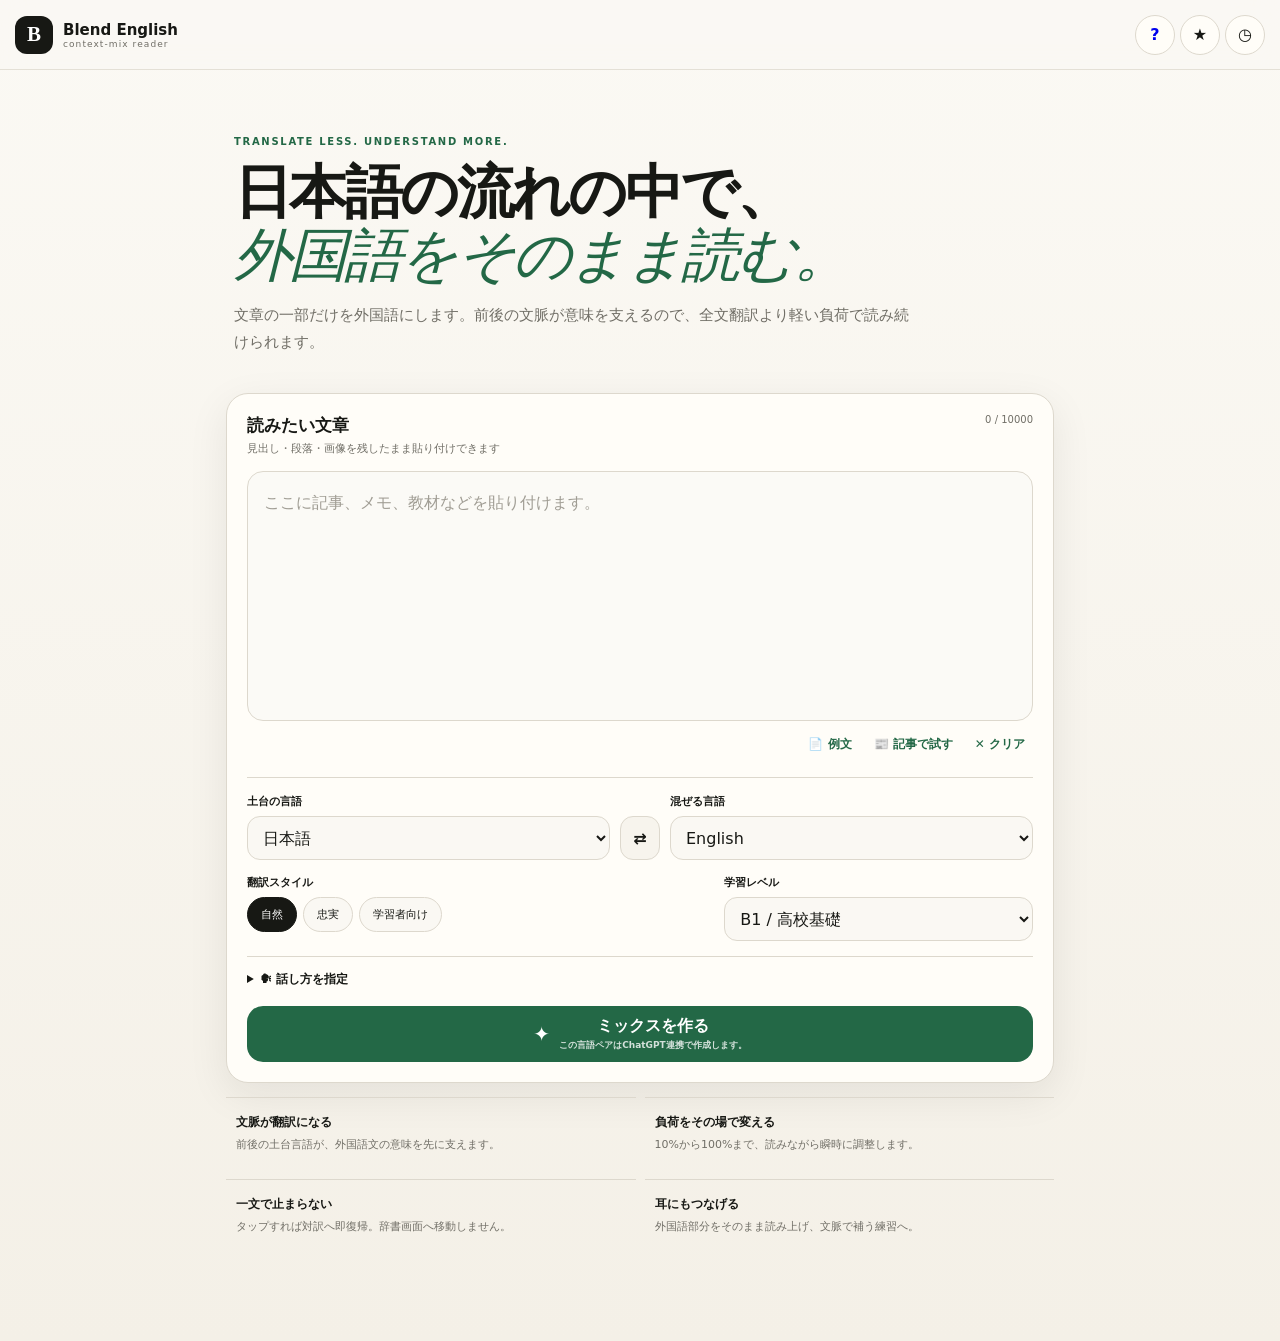
<file: index.html>
<!doctype html>
<html lang="ja">
<head>
  <meta charset="utf-8">
  <meta name="viewport" content="width=device-width,initial-scale=1,viewport-fit=cover">
  <meta name="theme-color" content="#f7f4ed">
  <meta name="description" content="日本語と外国語を文単位で混ぜ、文脈から意味をつかむ多言語ミックスリーダー。">
  <link rel="manifest" href="manifest.webmanifest">
  <link rel="apple-touch-icon" href="icons/icon-192.png">
  <link rel="icon" href="icons/icon-192.png">
  <link rel="stylesheet" href="styles.css">
  <title>Blend English</title>
</head>
<body>
<div id="app">
  <header class="topbar">
    <button id="backBtn" class="round-btn hidden" aria-label="戻る">←</button>
    <button id="homeBtn" class="brand" aria-label="ホーム">
      <span class="brand-mark">B</span>
      <span class="brand-copy"><strong>Blend English</strong><small>context-mix reader</small></span>
    </button>
    <nav class="top-actions" aria-label="メニュー">
      <a class="round-btn" href="manual.html" aria-label="使い方">?</a>
      <button id="savedBtn" class="round-btn" aria-label="保存した表現">★</button>
      <button id="historyBtn" class="round-btn" aria-label="履歴">◷</button>
    </nav>
  </header>
  <main>
    <section id="homeView" class="view active">
      <div class="hero">
        <span class="eyebrow">TRANSLATE LESS. UNDERSTAND MORE.</span>
        <h1>日本語の流れの中で、<br><em>外国語をそのまま読む。</em></h1>
        <p>文章の一部だけを外国語にします。前後の文脈が意味を支えるので、全文翻訳より軽い負荷で読み続けられます。</p>
      </div>
      <section class="card composer">
        <div class="section-head"><div><h2>読みたい文章</h2><p>見出し・段落・画像を残したまま貼り付けできます</p></div><span id="charCount">0 / 10000</span></div>
        <div id="sourceEditor" class="rich-editor" contenteditable="true" role="textbox" aria-multiline="true" data-placeholder="ここに記事、メモ、教材などを貼り付けます。"></div>
        <div class="editor-tools"><button id="sampleBtn" class="ghost-btn">📄 例文</button><button id="articleSampleBtn" class="ghost-btn">📰 記事で試す</button><button id="clearBtn" class="ghost-btn">✕ クリア</button></div>
        <div class="settings-grid">
          <label class="field"><span>土台の言語</span><select id="sourceLang"></select></label>
          <div class="swap-wrap"><button id="swapLangBtn" class="swap-btn" aria-label="言語を入れ替える">⇄</button></div>
          <label class="field"><span>混ぜる言語</span><select id="targetLang"></select></label>
        </div>
        <div class="subsettings">
          <div><span class="mini-label">翻訳スタイル</span><div class="chips" id="styleChips"><button data-style="natural" class="selected">自然</button><button data-style="faithful">忠実</button><button data-style="learner">学習者向け</button></div></div>
          <label class="field compact-field"><span>学習レベル</span><select id="levelSelect"><option value="A1-A2">A1–A2 / 中学基礎</option><option value="B1" selected>B1 / 高校基礎</option><option value="B1-B2">B1–B2 / 英検2級</option><option value="B2-C1">B2–C1 / 英検準1級〜</option><option value="native">自然な大人表現</option></select></label>
        </div>
        <details class="speech-settings"><summary>🗣 話し方を指定</summary><div class="speech-grid">
          <label class="field"><span>話者</span><select id="speakerGender"><option value="unspecified">指定なし</option><option value="female">女性</option><option value="male">男性</option></select></label>
          <label class="field"><span>丁寧さ</span><select id="politeness"><option value="normal">普通</option><option value="polite">丁寧</option><option value="casual">くだけた表現</option></select></label>
          <label class="field"><span>相手</span><select id="audience"><option value="general">一般</option><option value="senior">目上</option><option value="friend">友達</option><option value="business">仕事相手</option></select></label>
          <label class="field"><span>補足</span><input id="speechNote" maxlength="200" placeholder="例：自分は女性、相手は目上の男性"></label>
        </div><p class="hint">性別・敬語・相手との関係で表現が変わる言語の訳し分けに使います。</p></details>
        <button id="createMixBtn" class="primary-btn"><span class="primary-icon">✦</span><span><strong>ミックスを作る</strong><small id="translationStatus">この端末で可能なら直接翻訳。非対応時はChatGPT連携へ。</small></span></button>
      </section>
      <section class="why-grid"><article><strong>文脈が翻訳になる</strong><span>前後の土台言語が、外国語文の意味を先に支えます。</span></article><article><strong>負荷をその場で変える</strong><span>10%から100%まで、読みながら瞬時に調整します。</span></article><article><strong>一文で止まらない</strong><span>タップすれば対訳へ即復帰。辞書画面へ移動しません。</span></article><article><strong>耳にもつなげる</strong><span>外国語部分をそのまま読み上げ、文脈で補う練習へ。</span></article></section>
    </section>
    <section id="bridgeView" class="view"><div class="page-title"><span class="eyebrow">AI BRIDGE</span><h1>翻訳データを作る</h1><p>iPhoneなど端末内翻訳が使えない場合の経路です。指示文をChatGPTへ渡し、返答を貼り戻します。</p></div><section class="card step-card"><div class="step-head"><b>1</b><div><strong>指示文をコピー</strong><small>言語・話し方・学習レベルを含みます</small></div></div><textarea id="promptOutput" class="codebox" readonly></textarea><button id="copyPromptBtn" class="primary-btn compact">指示文をコピー</button></section><section class="card step-card"><div class="step-head"><b>2</b><div><strong>ChatGPTのJSONを貼る</strong><small>コードブロック付きでも読み取ります</small></div></div><textarea id="jsonInput" class="codebox" placeholder='{"title":"...","translations":[{"id":"s1","source":"...","target":"..."}]}'></textarea><div class="two-actions"><button id="pasteJsonBtn" class="secondary-btn">貼り付け</button><button id="importJsonBtn" class="primary-btn compact">読み始める</button></div><p id="jsonError" class="error-text hidden"></p></section></section>
    <section id="readerView" class="view"><div class="reader-head"><input id="readerTitle" class="reader-title" aria-label="タイトル"><div id="readerMeta" class="reader-meta"></div></div><section class="card ratio-card"><div class="ratio-labels"><div><span id="targetLangLabel">English</span><strong id="targetPercent">40%</strong></div><div class="right"><span id="sourceLangLabel">日本語</span><strong id="sourcePercent">60%</strong></div></div><div class="ratio-row"><button id="minusRatio" class="ratio-step" aria-label="外国語を10%減らす">−</button><input id="mixSlider" type="range" min="0" max="100" step="10" value="40"><button id="plusRatio" class="ratio-step" aria-label="外国語を10%増やす">＋</button></div><div class="ratio-foot"><span>軽く</span><button id="remixBtn" class="ghost-btn">🔀 混ぜ直す</button><span>深く</span></div></section><article id="readerArticle" class="reader-document card" aria-live="polite"></article><section class="flow-tools card"><button id="speakTargetsBtn">🔊 外国語部分を読む</button><button id="savedInReaderBtn">★ 保存表現</button><button id="resetTapsBtn">↺ 計測リセット</button></section><section class="card learning-meter"><div class="meter-head"><div><span class="eyebrow">FLOW METER</span><h2>今の負荷はどう？</h2></div><span id="revealBadge" class="badge">対訳確認 0文</span></div><div class="meter-bar"><span id="meterFill"></span></div><p id="meterMessage">外国語文を読んで、分からない文だけタップしてください。確認回数から次の比率を提案します。</p><button id="applySuggestionBtn" class="secondary-btn hidden"></button><small class="meter-note">※比率提案はこのアプリ内の操作回数から出す簡易目安です。語学力の診断ではありません。</small></section></section>
  </main>
</div>
<div id="translationBubble" class="translation-bubble hidden" role="dialog" aria-live="polite"><button id="bubbleClose" class="bubble-close" aria-label="閉じる">×</button><span id="bubbleLabel" class="bubble-label"></span><p id="bubbleText"></p><div class="bubble-actions"><button id="bubbleSpeak">🔊 聞く</button><button id="bubbleSave">☆ 覚える</button></div></div>
<div id="historyModal" class="modal hidden" role="dialog" aria-modal="true"><div class="modal-backdrop" data-close-modal="historyModal"></div><section class="modal-panel"><div class="modal-head"><h2>履歴</h2><button data-close-modal="historyModal">×</button></div><p class="hint">未ログイン方式なので、この端末のブラウザに保存します。</p><div id="historyList" class="list"></div></section></div>
<div id="savedModal" class="modal hidden" role="dialog" aria-modal="true"><div class="modal-backdrop" data-close-modal="savedModal"></div><section class="modal-panel"><div class="modal-head"><h2>保存した表現</h2><button data-close-modal="savedModal">×</button></div><div id="savedList" class="list"></div></section></div>
<div id="toast" class="toast hidden" role="status"></div><script src="app.js"></script></body></html>
</file>
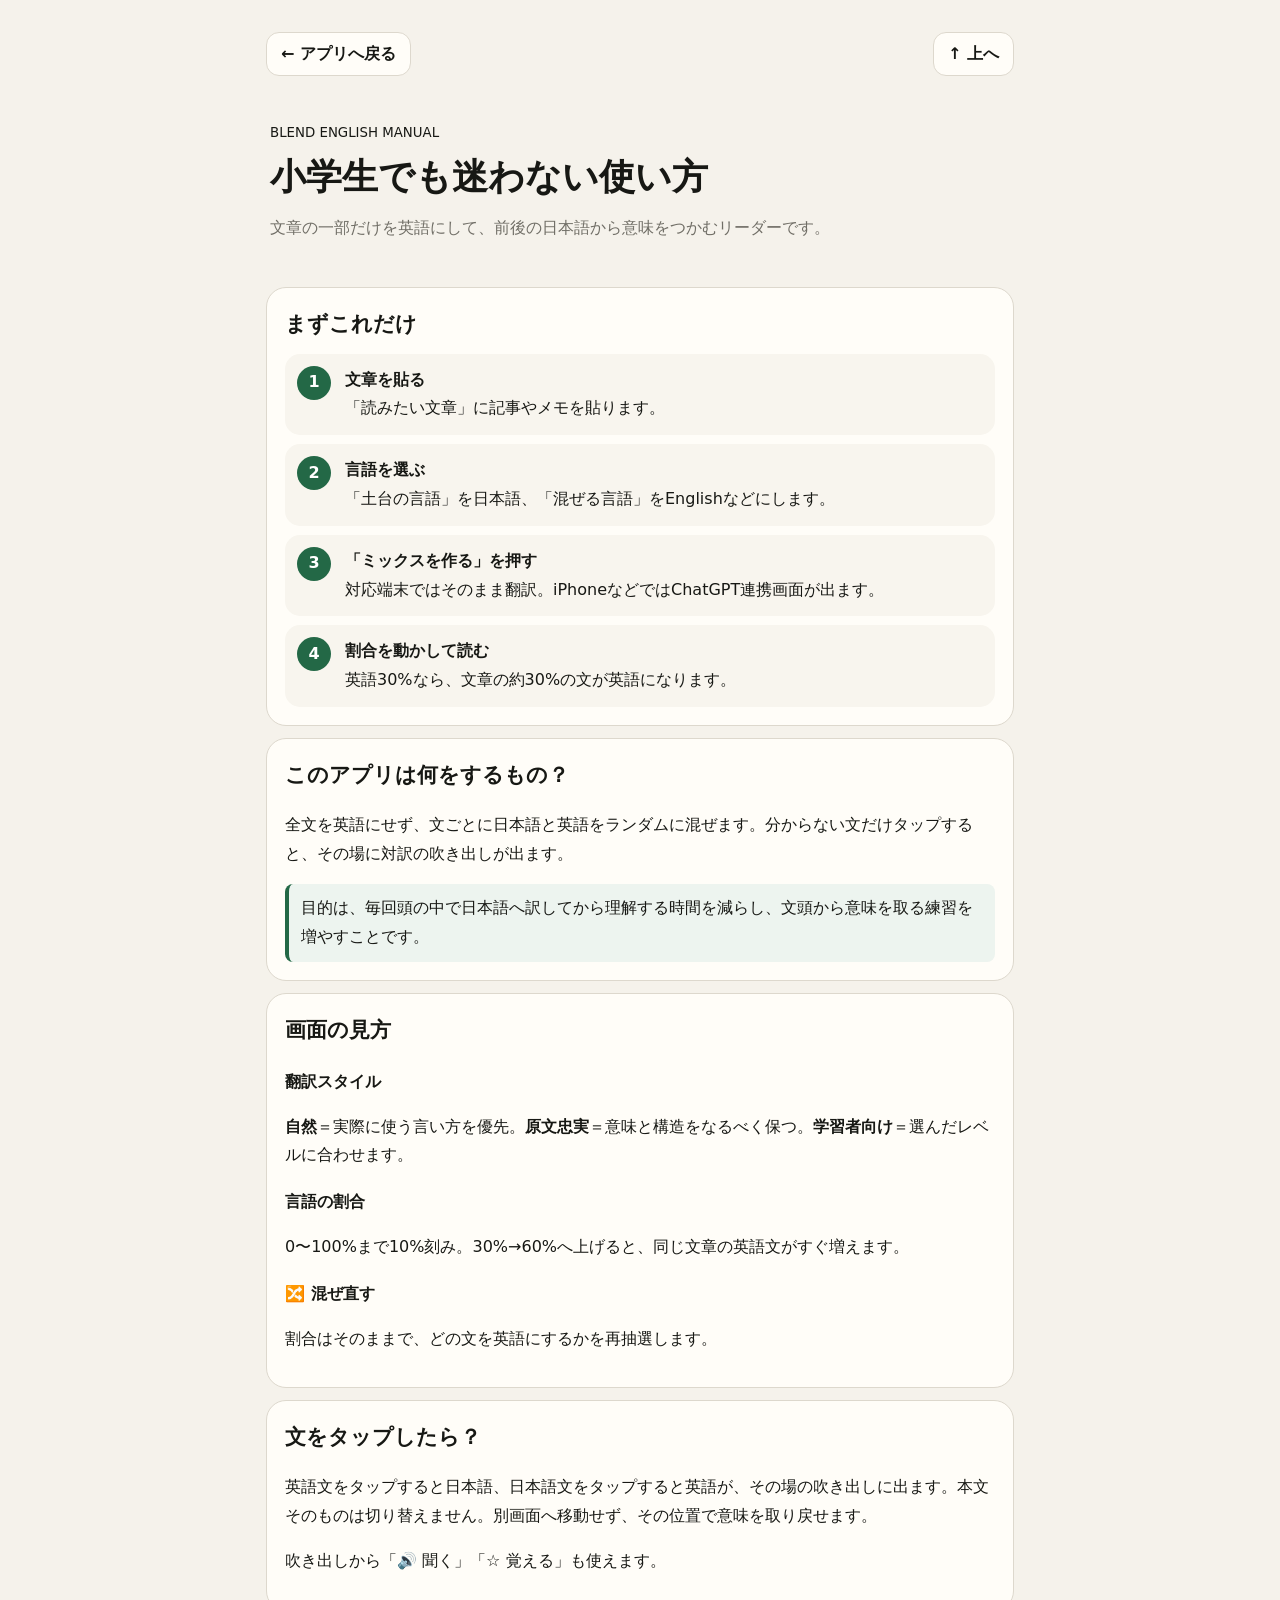
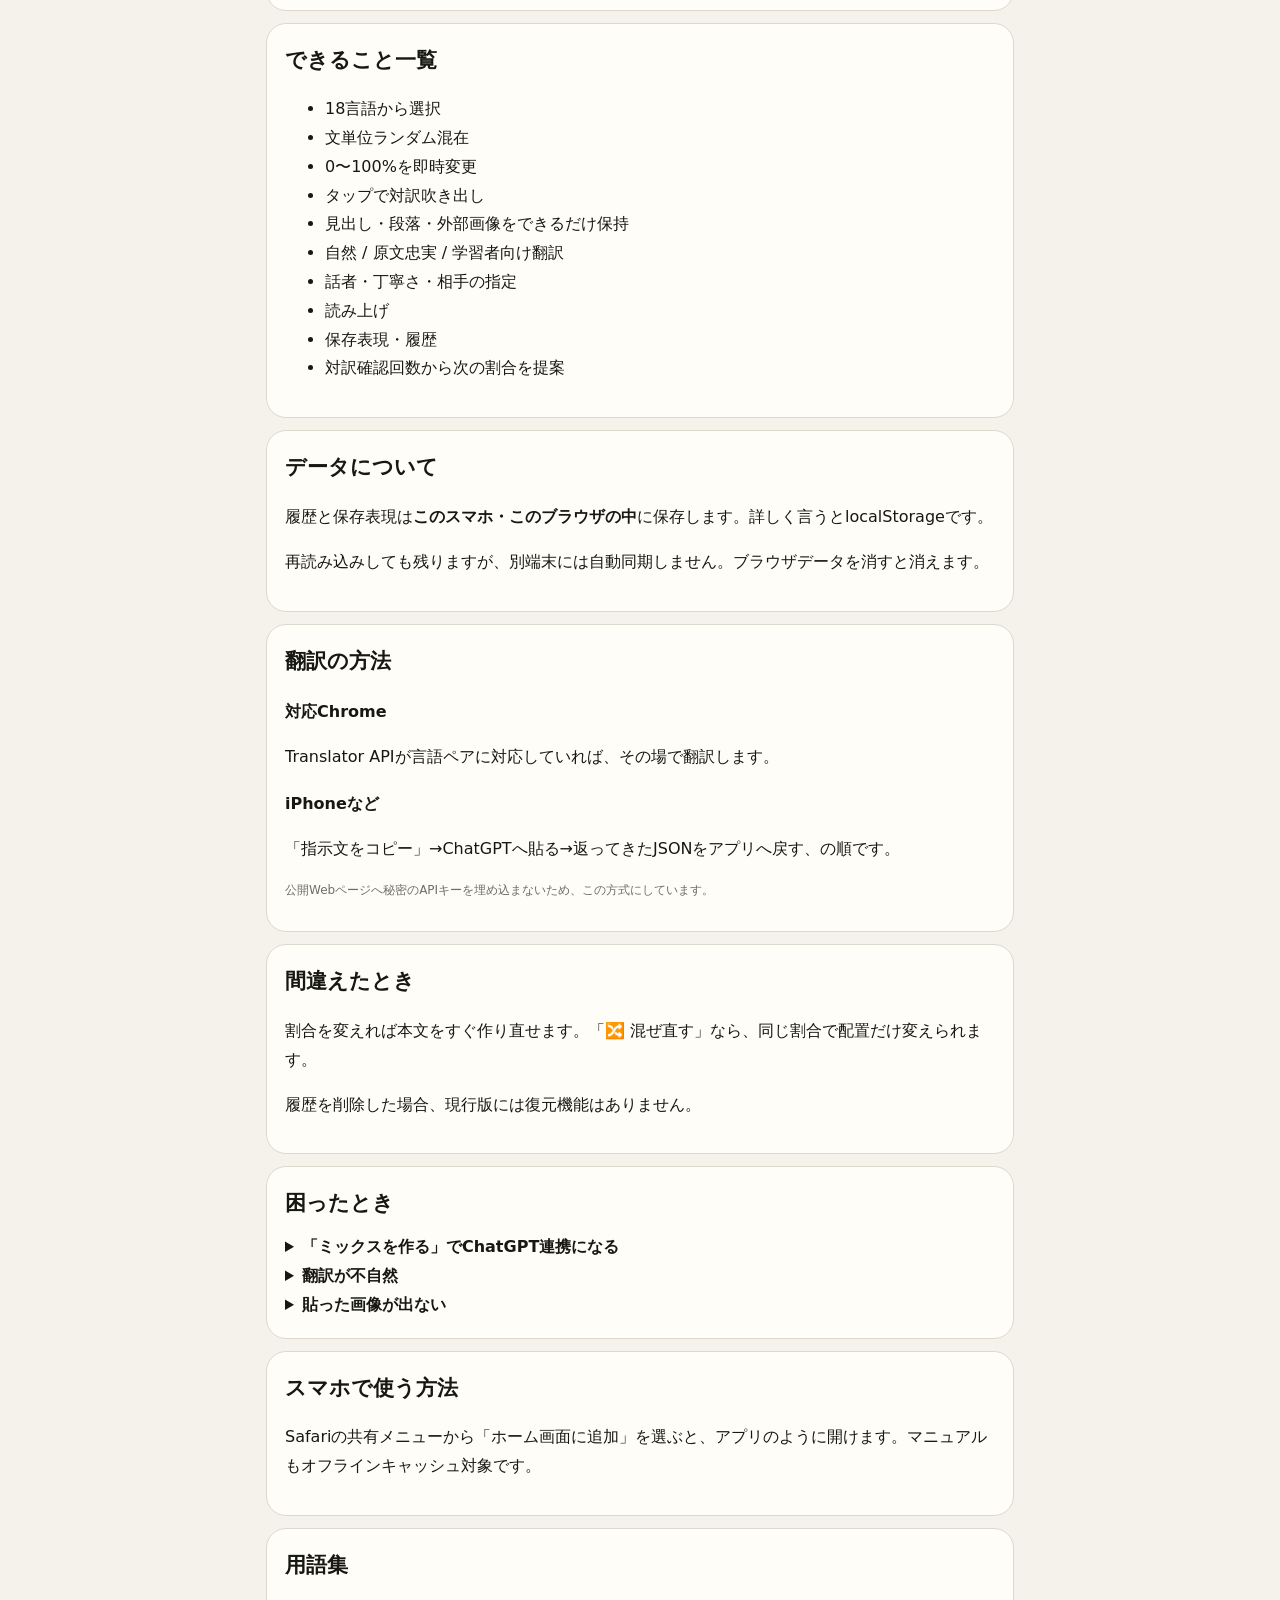
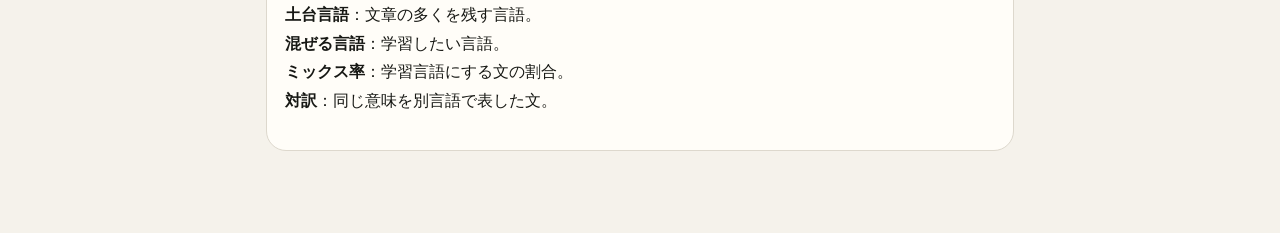
<file: manual.html>
<!doctype html><html lang="ja"><head><meta charset="utf-8"><meta name="viewport" content="width=device-width,initial-scale=1,viewport-fit=cover"><title>Blend English 使い方</title><style>
:root{font-family:ui-rounded,"Hiragino Sans","Yu Gothic",system-ui,sans-serif;--bg:#f5f2eb;--paper:#fffdf8;--ink:#171814;--muted:#706e66;--line:#ddd8cd;--green:#236846}*{box-sizing:border-box}body{margin:0;background:var(--bg);color:var(--ink);line-height:1.8}.wrap{width:min(780px,100%);margin:auto;padding:20px 16px 70px}.top{position:sticky;top:0;background:rgba(245,242,235,.94);backdrop-filter:blur(12px);padding:12px 0;z-index:5;display:flex;justify-content:space-between;gap:10px}.btn{display:inline-flex;min-height:44px;align-items:center;padding:0 14px;border:1px solid var(--line);border-radius:13px;background:var(--paper);color:var(--ink);text-decoration:none;font-weight:800}.hero{padding:30px 4px 16px}.hero h1{font-size:36px;line-height:1.2;margin:8px 0}.hero p{color:var(--muted)}.card{background:var(--paper);border:1px solid var(--line);border-radius:20px;padding:18px;margin:12px 0}.card h2{font-size:21px;margin:0 0 10px}.card h3{font-size:16px;margin:18px 0 5px}.steps{display:grid;gap:9px}.step{display:grid;grid-template-columns:38px 1fr;gap:10px;align-items:start;padding:12px;border-radius:15px;background:#f8f5ee}.num{width:34px;height:34px;border-radius:50%;display:grid;place-items:center;background:var(--green);color:white;font-weight:900}.tip{border-left:4px solid var(--green);padding:10px 12px;background:#edf4ef;border-radius:8px}.small{font-size:12px;color:var(--muted)}summary{font-weight:800;cursor:pointer}@media(prefers-color-scheme:dark){:root{--bg:#151713;--paper:#1d201b;--ink:#f3f1e9;--muted:#aaa89f;--line:#383b34;--green:#7fd0a3}.top{background:rgba(21,23,19,.94)}.step{background:#20231e}.tip{background:#203027}}</style></head>
<body><div class="wrap"><div class="top"><a class="btn" href="index.html">← アプリへ戻る</a><a class="btn" href="#top">↑ 上へ</a></div>
<header class="hero" id="top"><small>BLEND ENGLISH MANUAL</small><h1>小学生でも迷わない使い方</h1><p>文章の一部だけを英語にして、前後の日本語から意味をつかむリーダーです。</p></header>
<section class="card"><h2>まずこれだけ</h2><div class="steps"><div class="step"><span class="num">1</span><div><strong>文章を貼る</strong><br>「読みたい文章」に記事やメモを貼ります。</div></div><div class="step"><span class="num">2</span><div><strong>言語を選ぶ</strong><br>「土台の言語」を日本語、「混ぜる言語」をEnglishなどにします。</div></div><div class="step"><span class="num">3</span><div><strong>「ミックスを作る」を押す</strong><br>対応端末ではそのまま翻訳。iPhoneなどではChatGPT連携画面が出ます。</div></div><div class="step"><span class="num">4</span><div><strong>割合を動かして読む</strong><br>英語30%なら、文章の約30%の文が英語になります。</div></div></div></section>
<section class="card"><h2>このアプリは何をするもの？</h2><p>全文を英語にせず、文ごとに日本語と英語をランダムに混ぜます。分からない文だけタップすると、その場に対訳の吹き出しが出ます。</p><div class="tip">目的は、毎回頭の中で日本語へ訳してから理解する時間を減らし、文頭から意味を取る練習を増やすことです。</div></section>
<section class="card"><h2>画面の見方</h2><h3>翻訳スタイル</h3><p><strong>自然</strong>＝実際に使う言い方を優先。<strong>原文忠実</strong>＝意味と構造をなるべく保つ。<strong>学習者向け</strong>＝選んだレベルに合わせます。</p><h3>言語の割合</h3><p>0〜100%まで10%刻み。30%→60%へ上げると、同じ文章の英語文がすぐ増えます。</p><h3>🔀 混ぜ直す</h3><p>割合はそのままで、どの文を英語にするかを再抽選します。</p></section>
<section class="card"><h2>文をタップしたら？</h2><p>英語文をタップすると日本語、日本語文をタップすると英語が、その場の吹き出しに出ます。本文そのものは切り替えません。別画面へ移動せず、その位置で意味を取り戻せます。</p><p>吹き出しから「🔊 聞く」「☆ 覚える」も使えます。</p></section>
<section class="card"><h2>できること一覧</h2><ul><li>18言語から選択</li><li>文単位ランダム混在</li><li>0〜100%を即時変更</li><li>タップで対訳吹き出し</li><li>見出し・段落・外部画像をできるだけ保持</li><li>自然 / 原文忠実 / 学習者向け翻訳</li><li>話者・丁寧さ・相手の指定</li><li>読み上げ</li><li>保存表現・履歴</li><li>対訳確認回数から次の割合を提案</li></ul></section>
<section class="card"><h2>データについて</h2><p>履歴と保存表現は<strong>このスマホ・このブラウザの中</strong>に保存します。詳しく言うとlocalStorageです。</p><p>再読み込みしても残りますが、別端末には自動同期しません。ブラウザデータを消すと消えます。</p></section>
<section class="card"><h2>翻訳の方法</h2><h3>対応Chrome</h3><p>Translator APIが言語ペアに対応していれば、その場で翻訳します。</p><h3>iPhoneなど</h3><p>「指示文をコピー」→ChatGPTへ貼る→返ってきたJSONをアプリへ戻す、の順です。</p><p class="small">公開Webページへ秘密のAPIキーを埋め込まないため、この方式にしています。</p></section>
<section class="card"><h2>間違えたとき</h2><p>割合を変えれば本文をすぐ作り直せます。「🔀 混ぜ直す」なら、同じ割合で配置だけ変えられます。</p><p>履歴を削除した場合、現行版には復元機能はありません。</p></section>
<section class="card"><h2>困ったとき</h2><details><summary>「ミックスを作る」でChatGPT連携になる</summary><p>その端末または言語ペアで端末内翻訳が使えないためです。故障ではありません。</p></details><details><summary>翻訳が不自然</summary><p>「自然」を選ぶ、話し方を指定する、補足へ場面を書く、を試してください。重要文は必ず確認してください。</p></details><details><summary>貼った画像が出ない</summary><p>元サイトが外部表示を禁止している画像は表示できない場合があります。文章はそのまま使えます。</p></details></section>
<section class="card"><h2>スマホで使う方法</h2><p>Safariの共有メニューから「ホーム画面に追加」を選ぶと、アプリのように開けます。マニュアルもオフラインキャッシュ対象です。</p></section>
<section class="card"><h2>用語集</h2><p><strong>土台言語</strong>：文章の多くを残す言語。<br><strong>混ぜる言語</strong>：学習したい言語。<br><strong>ミックス率</strong>：学習言語にする文の割合。<br><strong>対訳</strong>：同じ意味を別言語で表した文。</p></section>
</div></body></html>
</file>
<file: styles.css>
:root{--bg:#f5f2eb;--paper:#fffdf8;--ink:#171814;--muted:#706e66;--line:#ddd8cd;--green:#236846;--green2:#e7f2eb;--warm2:#fff1c9;--red:#a63d32;--shadow:0 12px 40px rgba(31,28,20,.08);--radius:22px;font-family:ui-rounded,"Hiragino Sans","Yu Gothic",system-ui,-apple-system,BlinkMacSystemFont,"Segoe UI",sans-serif}*{box-sizing:border-box}html{background:var(--bg);-webkit-text-size-adjust:100%}body{margin:0;color:var(--ink);background:linear-gradient(180deg,#fbf9f4 0,#f4f0e7 100%);min-height:100vh;padding-bottom:calc(24px + env(safe-area-inset-bottom))}button,input,select,textarea{font:inherit}button{cursor:pointer;color:inherit}.hidden{display:none!important}button:focus-visible,input:focus-visible,select:focus-visible,textarea:focus-visible,[contenteditable]:focus-visible{outline:3px solid rgba(35,104,70,.25);outline-offset:2px}.topbar{height:70px;position:sticky;top:0;z-index:30;display:flex;align-items:center;gap:8px;padding:calc(7px + env(safe-area-inset-top)) max(15px,env(safe-area-inset-right)) 7px max(15px,env(safe-area-inset-left));background:rgba(250,248,243,.92);backdrop-filter:blur(18px);border-bottom:1px solid rgba(221,216,205,.75)}.brand{display:flex;align-items:center;gap:10px;border:0;background:transparent;padding:0;text-align:left;flex:1;min-width:0}.brand-mark{display:grid;place-items:center;width:38px;height:38px;border-radius:12px;background:var(--ink);color:white;font:bold 21px Georgia}.brand-copy strong,.brand-copy small{display:block}.brand-copy strong{font-size:15px}.brand-copy small{font-size:9px;color:var(--muted);letter-spacing:.12em}.top-actions{display:flex;gap:5px}.round-btn{width:40px;height:40px;border:1px solid var(--line);border-radius:50%;display:grid;place-items:center;background:var(--paper);text-decoration:none;font-weight:800}main{width:min(860px,100%);margin:0 auto;padding:26px max(16px,env(safe-area-inset-left)) 64px}.view{display:none}.view.active{display:block}.hero{padding:34px 8px 22px}.eyebrow{font-size:10px;font-weight:900;letter-spacing:.17em;color:var(--green)}.hero h1,.page-title h1{font-size:clamp(34px,8.7vw,58px);line-height:1.08;letter-spacing:-.045em;margin:12px 0 14px}.hero h1 em{font-family:Georgia,"Times New Roman",serif;font-weight:500;color:var(--green)}.hero p,.page-title p{color:var(--muted);font-size:15px;line-height:1.8;max-width:680px}.card{background:var(--paper);border:1px solid var(--line);border-radius:var(--radius);box-shadow:var(--shadow)}.composer{padding:20px}.section-head{display:flex;align-items:flex-start;justify-content:space-between;gap:12px}.section-head h2{font-size:17px;margin:0}.section-head p{font-size:11px;color:var(--muted);margin:4px 0 0}.section-head>span{font-size:10px;color:var(--muted)}.rich-editor{margin-top:15px;min-height:250px;border:1px solid var(--line);background:#fbfaf6;border-radius:16px;padding:16px;line-height:1.85;font-size:16px;overflow-wrap:anywhere}.rich-editor:empty:before{content:attr(data-placeholder);color:#a09d94}.rich-editor img{max-width:100%;height:auto;border-radius:12px;margin:10px 0}.rich-editor h1,.rich-editor h2,.rich-editor h3{line-height:1.35}.rich-editor a{color:var(--green)}.editor-tools{display:flex;gap:6px;justify-content:flex-end;flex-wrap:wrap;padding:7px 0 16px;border-bottom:1px solid var(--line)}.ghost-btn{border:0;background:transparent;color:var(--green);font-size:12px;font-weight:800;padding:8px}.settings-grid{display:grid;grid-template-columns:1fr 44px 1fr;gap:8px;align-items:end;margin-top:16px}.swap-wrap{display:flex;align-items:flex-end;justify-content:center}.swap-btn{width:40px;height:44px;border:1px solid var(--line);border-radius:13px;background:#f7f4ed;font-weight:900}.field span,.mini-label{display:block;font-size:11px;font-weight:800;margin-bottom:7px}.field select,.field input{width:100%;height:44px;border:1px solid var(--line);background:#faf8f3;border-radius:13px;padding:0 11px;color:var(--ink)}.subsettings{display:grid;grid-template-columns:1.5fr 1fr;gap:14px;margin-top:15px}.chips{display:flex;gap:6px;flex-wrap:wrap}.chips button{border:1px solid var(--line);background:#faf8f3;border-radius:999px;padding:9px 13px;font-size:11px}.chips button.selected{background:var(--ink);border-color:var(--ink);color:white}.speech-settings{margin-top:15px;border-top:1px solid var(--line);padding-top:14px}.speech-settings summary{font-size:12px;font-weight:900;cursor:pointer}.speech-grid{display:grid;grid-template-columns:repeat(2,1fr);gap:10px;margin-top:13px}.hint{font-size:11px;line-height:1.65;color:var(--muted)}.primary-btn,.secondary-btn{border:0;border-radius:16px;min-height:54px;padding:10px 15px;display:flex;align-items:center;justify-content:center;gap:9px;font-weight:800}.primary-btn{background:var(--green);color:white}.secondary-btn{background:#f1eee7;border:1px solid var(--line)}.primary-btn>span strong,.primary-btn>span small{display:block}.primary-btn>span small{font-size:9px;opacity:.8;margin-top:2px}.primary-icon{font-size:20px}.composer>.primary-btn{width:100%;margin-top:18px}.primary-btn.compact{min-height:44px}.two-actions{display:grid;grid-template-columns:1fr 1fr;gap:8px;margin-top:8px}.why-grid{display:grid;grid-template-columns:repeat(2,1fr);gap:9px;margin-top:14px}.why-grid article{padding:16px 10px;border-top:1px solid var(--line)}.why-grid strong,.why-grid span{display:block}.why-grid strong{font-size:12px}.why-grid span{font-size:11px;line-height:1.65;color:var(--muted);margin-top:5px}.page-title{padding:22px 8px}.page-title h1{font-size:38px}.step-card{padding:18px;margin-bottom:12px}.step-head{display:flex;align-items:center;gap:11px;margin-bottom:12px}.step-head>b{width:32px;height:32px;border-radius:50%;display:grid;place-items:center;background:var(--green2);color:var(--green)}.step-head strong,.step-head small{display:block}.step-head small{font-size:10px;color:var(--muted);margin-top:3px}.codebox{width:100%;min-height:220px;border:1px solid var(--line);border-radius:14px;background:#fbfaf6;padding:13px;resize:vertical;font:11px/1.6 ui-monospace,SFMono-Regular,Menlo,monospace;color:var(--ink)}.error-text{font-size:11px;color:var(--red);line-height:1.6}.reader-head{padding:6px 4px 10px}.reader-title{width:100%;border:0;background:transparent;font-size:25px;font-weight:900;letter-spacing:-.02em;color:var(--ink)}.reader-meta{font-size:10px;color:var(--muted);margin-top:4px}.ratio-card{padding:14px 16px;margin-bottom:12px}.ratio-labels{display:flex;justify-content:space-between;gap:15px}.ratio-labels div{display:flex;gap:7px;align-items:baseline}.ratio-labels .right{justify-content:flex-end}.ratio-labels span{font-size:11px;color:var(--muted)}.ratio-labels strong{font-size:18px}.ratio-row{display:grid;grid-template-columns:40px 1fr 40px;align-items:center;gap:8px;margin:9px 0 2px}.ratio-step{height:38px;border:1px solid var(--line);background:#f6f2e9;border-radius:12px;font-size:20px}.ratio-row input{width:100%;accent-color:var(--green)}.ratio-foot{display:flex;justify-content:space-between;align-items:center;font-size:9px;color:var(--muted)}.reader-document{padding:clamp(18px,5vw,38px);min-height:300px}.reader-document .block{margin:0 0 1.1em;line-height:2}.reader-document h1.block,.reader-document h2.block,.reader-document h3.block{line-height:1.5;margin-top:1.2em}.reader-document h1.block{font-size:1.55rem}.reader-document h2.block{font-size:1.3rem}.reader-document h3.block{font-size:1.12rem}.reader-document blockquote.block{border-left:3px solid var(--line);padding-left:14px;color:var(--muted)}.reader-image{display:block;max-width:100%;height:auto;border-radius:15px;margin:18px auto}.sentence{border:0;background:transparent;padding:0 2px;margin:0;color:inherit;font-family:"Hiragino Mincho ProN","Yu Mincho",Georgia,serif;font-size:clamp(18px,4.7vw,22px);line-height:2;text-align:left;border-radius:5px}.sentence.target{font-family:Georgia,"Times New Roman",serif;color:#194b35;background:linear-gradient(transparent 64%,rgba(35,104,70,.14) 64%)}.sentence:active{background:var(--warm2)}.sentence.manually-swapped{box-shadow:inset 0 -1px 0 rgba(23,24,20,.2)}.flow-tools{display:grid;grid-template-columns:repeat(3,1fr);gap:7px;padding:10px;margin-top:12px}.flow-tools button{min-height:43px;border:1px solid var(--line);background:#faf8f3;border-radius:12px;font-size:11px;font-weight:800}.learning-meter{padding:18px;margin-top:12px}.meter-head{display:flex;justify-content:space-between;gap:12px;align-items:flex-start}.meter-head h2{font-size:18px;margin:5px 0 0}.badge{background:var(--green2);color:var(--green);border-radius:999px;padding:7px 10px;font-size:10px;font-weight:900;white-space:nowrap}.meter-bar{height:8px;background:#ebe7dd;border-radius:999px;overflow:hidden;margin:16px 0 10px}.meter-bar span{display:block;height:100%;width:0;background:var(--green);border-radius:999px;transition:width .25s}.learning-meter p{font-size:12px;line-height:1.7;color:var(--muted)}.learning-meter .secondary-btn{width:100%;margin:9px 0}.meter-note{display:block;color:var(--muted);font-size:9px;line-height:1.5}.translation-bubble{position:fixed;z-index:70;width:min(360px,calc(100vw - 24px));background:var(--ink);color:white;border-radius:16px;padding:14px 15px 12px;box-shadow:0 18px 50px rgba(0,0,0,.25)}.translation-bubble:after{content:"";position:absolute;bottom:-8px;left:var(--arrow-left,50%);border:8px solid transparent;border-top-color:var(--ink);border-bottom:0}.bubble-close{position:absolute;right:8px;top:6px;border:0;background:transparent;color:white;font-size:20px}.bubble-label{font-size:9px;letter-spacing:.12em;opacity:.65;text-transform:uppercase}.translation-bubble p{font-size:15px;line-height:1.65;margin:7px 24px 10px 0}.bubble-actions{display:flex;gap:7px}.bubble-actions button{border:1px solid rgba(255,255,255,.22);background:rgba(255,255,255,.08);color:white;border-radius:10px;padding:7px 10px;font-size:10px}.modal{position:fixed;inset:0;z-index:60}.modal-backdrop{position:absolute;inset:0;background:rgba(14,15,12,.3);backdrop-filter:blur(4px)}.modal-panel{position:absolute;top:max(72px,env(safe-area-inset-top));right:12px;bottom:12px;width:min(430px,calc(100% - 24px));background:var(--paper);border-radius:22px;padding:18px;overflow:auto;box-shadow:var(--shadow)}.modal-head{display:flex;justify-content:space-between;align-items:center}.modal-head h2{margin:0}.modal-head button{border:0;background:transparent;font-size:24px}.list{display:grid;gap:8px;margin-top:12px}.list-item{padding:13px;border:1px solid var(--line);border-radius:14px;background:#fbfaf6}.list-item strong,.list-item small,.list-item p{display:block}.list-item small{font-size:10px;color:var(--muted);margin-top:4px}.list-item p{font-size:11px;color:var(--muted);line-height:1.6;margin:7px 0}.list-actions{display:flex;gap:7px}.list-actions button{border:1px solid var(--line);background:var(--paper);border-radius:9px;padding:7px 9px;font-size:10px}.empty{text-align:center;color:var(--muted);font-size:12px;padding:28px 10px}.toast{position:fixed;z-index:100;left:50%;bottom:calc(18px + env(safe-area-inset-bottom));transform:translateX(-50%);background:var(--ink);color:white;border-radius:999px;padding:10px 15px;font-size:11px;box-shadow:var(--shadow);max-width:calc(100% - 24px);text-align:center}@media(max-width:650px){.topbar{height:64px}.brand-copy small{display:none}.hero{padding-top:24px}.settings-grid{grid-template-columns:1fr 38px 1fr}.subsettings{grid-template-columns:1fr}.speech-grid{grid-template-columns:1fr}.why-grid{grid-template-columns:1fr}.why-grid article{display:grid;grid-template-columns:130px 1fr;gap:8px}.why-grid span{margin:0}.flow-tools{grid-template-columns:1fr 1fr}.flow-tools button:last-child{grid-column:1/-1}.meter-head{display:block}.badge{display:inline-block;margin-top:9px}}@media(prefers-color-scheme:dark){:root{--bg:#151713;--paper:#1d201b;--ink:#f3f1e9;--muted:#aaa89f;--line:#383b34;--green:#7fd0a3;--green2:#25372c;--warm2:#443a24;--shadow:0 12px 40px rgba(0,0,0,.28)}body{background:linear-gradient(180deg,#181a16,#11130f)}.topbar{background:rgba(24,26,22,.92)}.rich-editor,.field select,.field input,.chips button,.codebox,.list-item,.flow-tools button,.ratio-step{background:#20231e}.sentence.target{color:#a7e5bf}.translation-bubble{background:#060806}.translation-bubble:after{border-top-color:#060806}}
</file>
